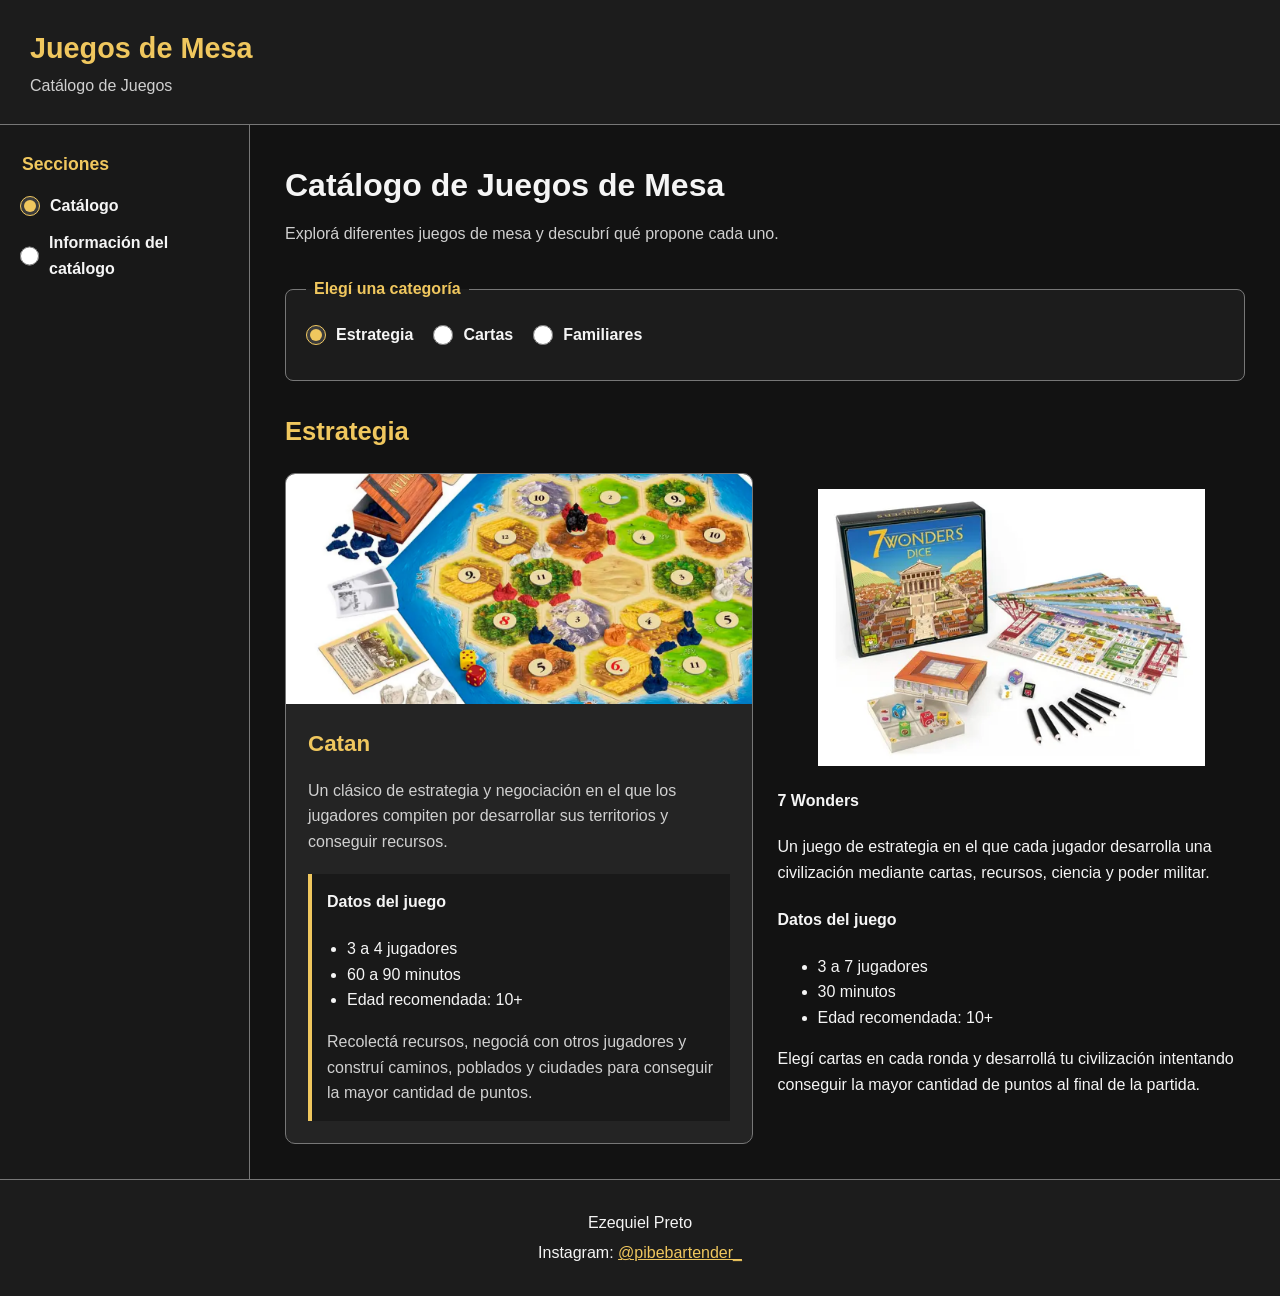
<file: Trabajo_Practico_1_teoria/chatGPT/index.html>
<!DOCTYPE html>
<html lang="es">
<head>
    <meta charset="UTF-8">
    <meta name="viewport" content="width=device-width, initial-scale=1.0">
    <meta name="description" content="Catálogo de juegos de mesa organizado por categorías.">
    <title>Catálogo de Juegos de Mesa</title>
    <link rel="stylesheet" href="estilosIA.css">
</head>

<body>

    <!-- Enlace para usuarios de teclado -->
    <a class="skip-link" href="#contenido-principal">
        Saltar al contenido principal
    </a>

    <header class="encabezado">
        <div>
            <p class="marca">Juegos de Mesa</p>
            <p class="submarca">Catálogo de Juegos</p>
        </div>
    </header>

    <div class="estructura-principal">

        <!-- BARRA LATERAL -->
        <aside class="barra-lateral">

            <nav aria-label="Navegación principal">

                <fieldset class="grupo-navegacion">

                    <legend>Secciones</legend>

                    <div class="opcion-radio">
                        <input
                            type="radio"
                            id="vista-catalogo"
                            name="vista"
                            checked
                        >
                        <label for="vista-catalogo">
                            Catálogo
                        </label>
                    </div>

                    <div class="opcion-radio">
                        <input
                            type="radio"
                            id="vista-informacion"
                            name="vista"
                        >
                        <label for="vista-informacion">
                            Información del catálogo
                        </label>
                    </div>

                </fieldset>

            </nav>

        </aside>

        <!-- CONTENIDO PRINCIPAL -->
        <main id="contenido-principal">

            <!-- ============================= -->
            <!-- CATÁLOGO -->
            <!-- ============================= -->

            <section class="vista vista-catalogo" aria-labelledby="titulo-catalogo">

                <header class="cabecera-seccion">
                    <h1 id="titulo-catalogo">Catálogo de Juegos de Mesa</h1>

                    <p>
                        Explorá diferentes juegos de mesa y descubrí qué propone cada uno.
                    </p>
                </header>

                <!-- SELECTOR DE CATEGORÍAS -->
                <fieldset class="selector-categorias">

                    <legend>Elegí una categoría</legend>

                    <div class="categorias">

                        <div class="opcion-radio">
                            <input
                                type="radio"
                                id="categoria-martinis"
                                name="categoria"
                                checked
                            >
                            <label for="categoria-martinis">
                                Estrategia
                            </label>
                        </div>

                        <div class="opcion-radio">
                            <input
                                type="radio"
                                id="categoria-negronis"
                                name="categoria"
                            >
                            <label for="categoria-negronis">
                                Cartas
                            </label>
                        </div>

                        <div class="opcion-radio">
                            <input
                                type="radio"
                                id="categoria-daiquiris"
                                name="categoria"
                            >
                            <label for="categoria-daiquiris">
                                Familiares
                            </label>
                        </div>

                    </div>

                </fieldset>


                <!-- ============================= -->
                <!-- ESTRATEGIA -->
                <!-- ============================= -->

                <section
                    id="martinis"
                    class="categoria categoria-martinis"
                    aria-labelledby="titulo-martinis"
                >

                    <h2 id="titulo-martinis">Estrategia</h2>

                    <div class="catalogo">

                        <article class="tarjeta-cocktail">

                            <figure>
                                <img
                                    src="imágenes/catan.jpg"
                                    alt="Juego de estrategia y negociación"
                                >
                            </figure>

                            <div class="contenido-tarjeta">

                                <h3>Catan</h3>

                                <p>Un clásico de estrategia y negociación en el que los jugadores compiten por desarrollar sus territorios y conseguir recursos.</p>

                                <div class="receta">
                                    <h4>Datos del juego</h4>

                                    <ul><li>3 a 4 jugadores</li><li>60 a 90 minutos</li><li>Edad recomendada: 10+</li></ul>

                                    <p>Recolectá recursos, negociá con otros jugadores y construí caminos, poblados y ciudades para conseguir la mayor cantidad de puntos.</p>
                                </div>

                            </div>

                        </article>


                        <article class="cocktail-card">

                                <figure class="imagen-container">

                                    <img
                                        src="imágenes/wonders.jpg"
                                        alt="Juego de estrategia y construcción de mazos"
                                    >

                                </figure>

                                <div class="cocktail-contenido">

                                    <h4>7 Wonders</h4>

                                    <p>Un juego de estrategia en el que cada jugador desarrolla una civilización mediante cartas, recursos, ciencia y poder militar.</p>

                                    <h4>Datos del juego</h4>

                                    <ul><li>3 a 7 jugadores</li><li>30 minutos</li><li>Edad recomendada: 10+</li></ul>
<p>Elegí cartas en cada ronda y desarrollá tu civilización intentando conseguir la mayor cantidad de puntos al final de la partida.</p>

                                </div>

                            </article>

                    </div>

                </section>


                <!-- ============================= -->
                <!-- CARTAS -->
                <!-- ============================= -->

                <section
                    id="negronis"
                    class="categoria categoria-negronis"
                    aria-labelledby="titulo-negronis"
                >

                    <h2 id="titulo-negronis">Cartas</h2>

                    <div class="catalogo">

                        <article class="tarjeta-cocktail">

                            <figure>
                                <img
                                    src="imágenes/sushigo.jpg"
                                    alt="Juego de cartas y colección de sets"
                                >
                            </figure>

                            <div class="contenido-tarjeta">

                                <h3>Sushi Go!</h3>

                                <p>Un juego de cartas rápido y dinámico en el que los jugadores buscan combinar diferentes platos para conseguir la mejor puntuación.</p>

                                <div class="receta">
                                    <h4>Datos del juego</h4>

                                    <ul><li>2 a 5 jugadores</li><li>15 minutos</li><li>Edad recomendada: 8+</li></ul>

                                    <p>Elegí una carta de tu mano, pasá el resto al siguiente jugador y repetí el proceso hasta completar la ronda.</p>
                                </div>

                            </div>

                        </article>


                        <article class="tarjeta-cocktail">

                            <figure>
                                <img
                                    src="imágenes/loveletter.jpg"
                                    alt="Juego de cartas y deducción"
                                >
                            </figure>

                            <div class="contenido-tarjeta">

                                <h3>Love Letter</h3>

                                <p>Un juego de cartas breve de deducción y riesgo en el que cada jugador intenta descubrir las cartas de sus rivales y proteger la propia.</p>

                                <div class="receta">
                                    <h4>Datos del juego</h4>

                                    <ul><li>2 a 4 jugadores</li><li>20 minutos</li><li>Edad recomendada: 8+</li></ul>

                                    <p>Jugá una carta por turno y utilizá su habilidad para obtener información, eliminar rivales o acercarte a la victoria.</p>
                                </div>

                            </div>

                        </article>

                    </div>

                </section>


                <!-- ============================= -->
                <!-- FAMILIARES -->
                <!-- ============================= -->

                <section
                    id="daiquiris"
                    class="categoria categoria-daiquiris"
                    aria-labelledby="titulo-daiquiris"
                >

                    <h2 id="titulo-daiquiris">Familiares</h2>

                    <div class="catalogo">

                        <article class="tarjeta-cocktail">

                            <figure>
                                <img
                                    src="imágenes/dobble.jpg"
                                    alt="Juego familiar de velocidad y observación"
                                >
                            </figure>

                            <div class="contenido-tarjeta">

                                <h3>Dobble</h3>

                                <p>Un juego familiar de observación y rapidez en el que todos compiten por encontrar el único símbolo que se repite entre dos cartas.</p>

                                <div class="receta">
                                    <h4>Datos del juego</h4>

                                    <ul><li>2 a 8 jugadores</li><li>15 minutos</li><li>Edad recomendada: 6+</li></ul>

                                    <p>Compará las cartas rápidamente y encontrá el símbolo coincidente antes que los demás jugadores.</p>
                                </div>

                            </div>

                        </article>


                        <article class="cocktail-card">

                                <figure class="imagen-container">

                                    <img
                                        src="imágenes/dixit.jpg"
                                        alt="Juego familiar de creatividad y comunicación"
                                    >

                                </figure>

                                <div class="cocktail-contenido">

                                    <h4>Dixit</h4>

                                    <p>Un juego familiar de imaginación y asociación de ideas en el que las ilustraciones sirven como punto de partida para crear pistas originales.</p>

                                    <h4>Datos del juego</h4>

                                    <ul><li>3 a 8 jugadores</li><li>30 minutos</li><li>Edad recomendada: 8+</li></ul>
<p>Elegí una carta y describila con una pista; los demás deberán encontrarla entre las cartas disponibles sin que la pista sea demasiado obvia.</p>

                                </div>

                            </article>

                    </div>

                </section>

            </section>


            <!-- ============================= -->
            <!-- INFORMACIÓN PERSONAL -->
            <!-- ============================= -->

            <section
                class="vista vista-informacion"
                aria-labelledby="titulo-informacion"
            >

                <header class="cabecera-seccion">
                    <h1 id="titulo-informacion">
                        Información del catálogo
                    </h1>

                    <p>
                        Dejá tus datos para recibir novedades sobre nuevos juegos y recomendaciones.
                    </p>
                </header>

                <form class="formulario">

                    <div class="campo">

                        <label for="nombre">
                            DNI
                        </label>

                        <input
                            type="text"
                            id="nombre"
                            name="nombre"
                            autocomplete="name"
                            autocomplete="off"
                            required
                        >

                    </div>


                    <div class="campo">

                        <label for="email">
                            Correo electrónico
                        </label>

                        <input
                            type="email"
                            id="email"
                            name="email"
                            autocomplete="email"
                            required
                        >

                    </div>


                    <button type="submit">
                        Enviar información
                    </button>

                </form>

            </section>

        </main>

    </div>

<footer class="pie">
    <p>Ezequiel Preto</p>
    <p>
        Instagram:
        <a href="https://www.instagram.com/pibebartender_/"
           target="_blank"
           rel="noopener noreferrer">
            @pibebartender_
        </a>
    </p>
</footer>

</body>
</html>
</file>
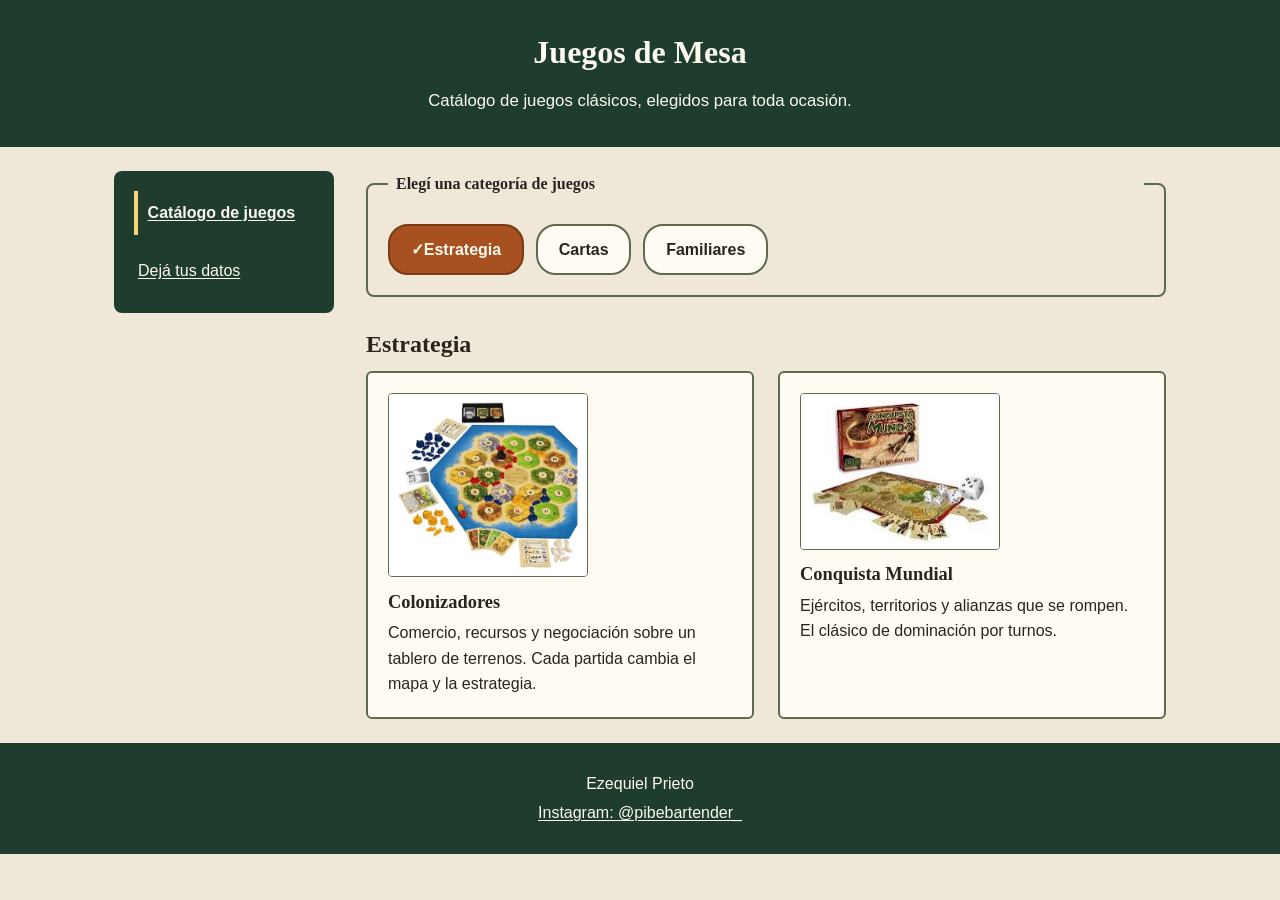
<file: Trabajo_Practico_1_teoria/Claude/index.html>
<!DOCTYPE html>
<html lang="es">
<head>
  <meta charset="UTF-8">
  <meta name="viewport" content="width=device-width, initial-scale=1.0">
  <title>Juegos de Mesa — Catálogo | Ezequiel Prieto</title>
  <meta name="description" content="Catálogo de juegos de mesa organizado por categorías: estrategia, cartas y familiares.">
  <link rel="stylesheet" href="estilosIA.css">
</head>
<body>

  <a class="salto-enlace" href="#contenido-principal">Saltar al contenido principal</a>

  <header class="cabecera-sitio">
    <h1>Juegos de Mesa</h1>
    <p class="lema">Catálogo de juegos clásicos, elegidos para toda ocasión.</p>
  </header>

  <div class="disposicion">

    <nav class="barra-lateral" aria-label="Navegación principal">
      <ul>
        <li><a href="index.html" aria-current="page">Catálogo de juegos</a></li>
        <li><a href="formulario.html">Dejá tus datos</a></li>
      </ul>
    </nav>

    <main id="contenido-principal" class="catalogo">

      <fieldset class="filtro-categorias">
        <legend>Elegí una categoría de juegos</legend>

        <input type="radio" name="categoria" id="cat-estrategia" checked>
        <label for="cat-estrategia">Estrategia</label>

        <input type="radio" name="categoria" id="cat-cartas">
        <label for="cat-cartas">Cartas</label>

        <input type="radio" name="categoria" id="cat-familiares">
        <label for="cat-familiares">Familiares</label>
      </fieldset>

      <section id="sec-estrategia" class="categoria-cocteles" aria-labelledby="titulo-estrategia">
        <h2 id="titulo-estrategia">Estrategia</h2>
        <div class="grilla-cocteles">

          <article class="tarjeta-cocktail">
            <img src="imagenes/juego-colonizadores.jpg" alt="Tablero hexagonal con terrenos de distintos colores y piezas de construcción" width="200" height="220">
            <h3>Colonizadores</h3>
            <p>Comercio, recursos y negociación sobre un tablero de terrenos. Cada partida cambia el mapa y la estrategia.</p>
          </article>

          <article class="tarjeta-cocktail">
            <img src="imagenes/juego-conquista.jpg" alt="Mapa mundial dividido en territorios con ejércitos de miniaturas de distintos colores" width="200" height="220">
            <h3>Conquista Mundial</h3>
            <p>Ejércitos, territorios y alianzas que se rompen. El clásico de dominación por turnos.</p>
          </article>

        </div>
      </section>

      <section id="sec-cartas" class="categoria-cocteles" aria-labelledby="titulo-cartas">
        <h2 id="titulo-cartas">Cartas</h2>
        <div class="grilla-cocteles">

          <article class="tarjeta-cocktail">
            <img src="imagenes/juego-colores.jpg" alt="Mazo de cartas de colores con números y símbolos especiales esparcidas en abanico" width="200" height="220">
            <h3>Cartas de Colores</h3>
            <p>Combiná números y colores para quedarte sin cartas primero. Rápido, ruidoso y adictivo.</p>
          </article>

          <article class="tarjeta-cocktail">
            <img src="imagenes/juego-explosivo.jpg" alt="Mazo de cartas ilustradas con un gato y una explosión de colores" width="200" height="220">
            <h3>Gatos Explosivos</h3>
            <p>Un mazo cargado de trampas y sorpresas. Evitá la carta equivocada o quedás afuera.</p>
          </article>

        </div>
      </section>

      <section id="sec-familiares" class="categoria-cocteles" aria-labelledby="titulo-familiares">
        <h2 id="titulo-familiares">Familiares</h2>
        <div class="grilla-cocteles">

          <article class="tarjeta-cocktail">
            <img src="imagenes/juego-torre.jpg" alt="Torre de bloques de madera apilados con algunos bloques retirados de la base" width="200" height="220">
            <h3>Torre de Bloques</h3>
            <p>Sacá una pieza, ponela arriba y no dejes que se caiga. Pulso firme y nervios de acero.</p>
          </article>

          <article class="tarjeta-cocktail">
            <img src="imagenes/juego-preguntados.jpg" alt="Tablero circular con casilleros de colores y una caja de tarjetas con preguntas" width="200" height="220">
            <h3>Preguntados</h3>
            <p>Cultura general, categorías de colores y esa pregunta que nadie sabe responder. Ideal en grupo.</p>
          </article>

        </div>
      </section>

    </main>

  </div>

  <footer class="pie-sitio">
    <p>Ezequiel Prieto</p>
    <p><a href="https://instagram.com/pibebartender_" target="_blank" rel="noopener noreferrer">Instagram: @pibebartender_</a></p>
  </footer>

</body>
</html>
</file>
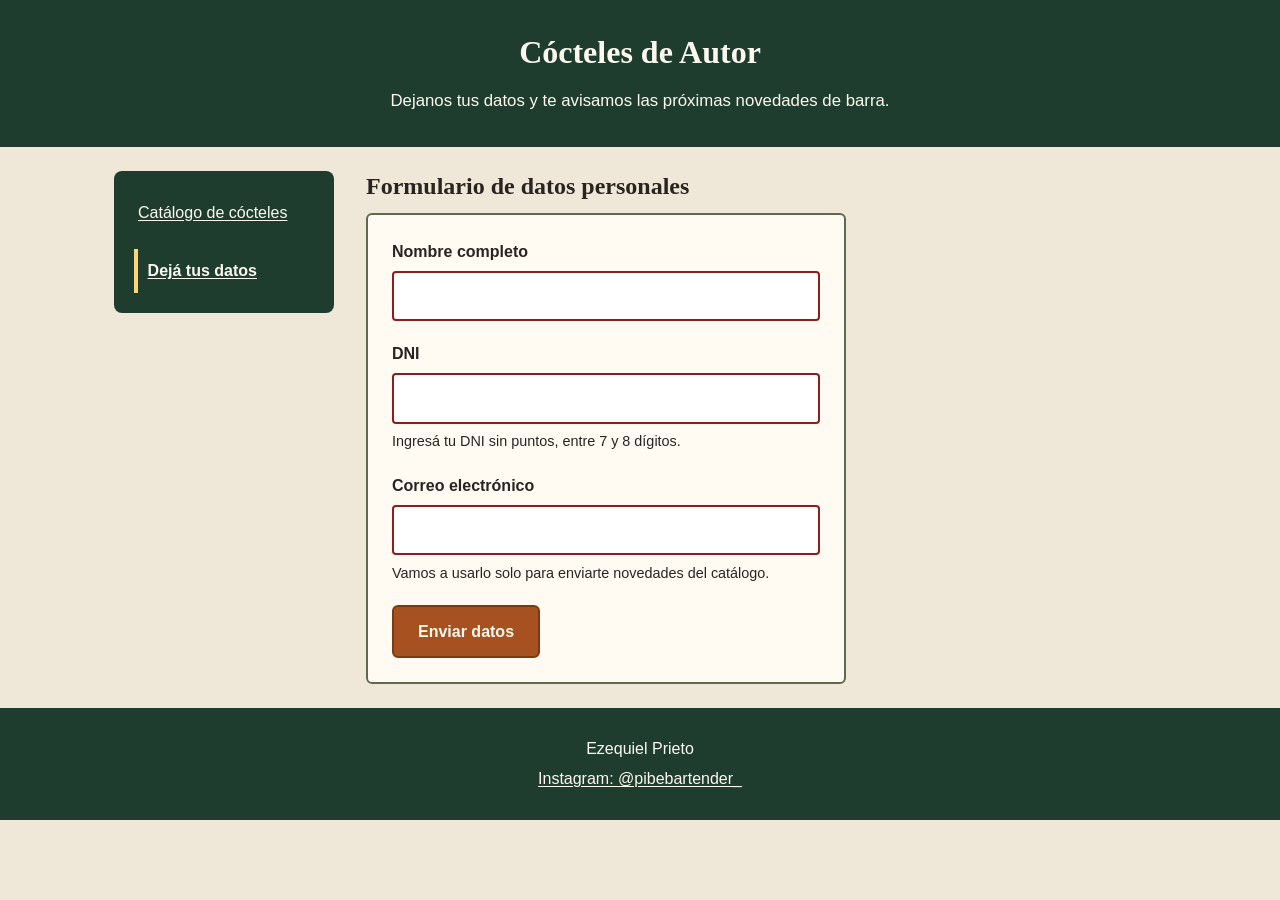
<file: Trabajo_Practico_1_teoria/Claude/formulario.html>
<!DOCTYPE html>
<html lang="es">
<head>
  <meta charset="UTF-8">
  <meta name="viewport" content="width=device-width, initial-scale=1.0">
  <title>Dejá tus datos — Cócteles de Autor</title>
  <meta name="description" content="Formulario de datos personales para el catálogo de cócteles de Ezequiel Prieto.">
  <link rel="stylesheet" href="estilosIA.css">
</head>
<body>

  <a class="salto-enlace" href="#contenido-principal">Saltar al contenido principal</a>

  <header class="cabecera-sitio">
    <h1>Cócteles de Autor</h1>
    <p class="lema">Dejanos tus datos y te avisamos las próximas novedades de barra.</p>
  </header>

  <div class="disposicion">

    <nav class="barra-lateral" aria-label="Navegación principal">
      <ul>
        <li><a href="index.html">Catálogo de cócteles</a></li>
        <li><a href="formulario.html" aria-current="page">Dejá tus datos</a></li>
      </ul>
    </nav>

    <main id="contenido-principal" class="catalogo">

      <h2>Formulario de datos personales</h2>

      <form class="formulario-datos" action="#" method="get">

        <div class="campo-formulario">
          <label for="nombre">Nombre completo</label>
          <input type="text" id="nombre" name="nombre" autocomplete="name" required>
        </div>

        <div class="campo-formulario">
          <label for="dni">DNI</label>
          <input type="text" id="dni" name="dni" inputmode="numeric" pattern="[0-9]{7,8}" autocomplete="off" aria-describedby="ayuda-dni" required>
          <p id="ayuda-dni" class="texto-ayuda">Ingresá tu DNI sin puntos, entre 7 y 8 dígitos.</p>
        </div>

        <div class="campo-formulario">
          <label for="email">Correo electrónico</label>
          <input type="email" id="email" name="email" autocomplete="email" aria-describedby="ayuda-email" required>
          <p id="ayuda-email" class="texto-ayuda">Vamos a usarlo solo para enviarte novedades del catálogo.</p>
        </div>

        <button type="submit">Enviar datos</button>

      </form>

    </main>

  </div>

  <footer class="pie-sitio">
    <p>Ezequiel Prieto</p>
    <p><a href="https://instagram.com/pibebartender_" target="_blank" rel="noopener noreferrer">Instagram: @pibebartender_</a></p>
  </footer>

</body>
</html>
</file>
<file: Trabajo_Practico_1_teoria/chatGPT/estilosIA.css>
/* =========================================
   VARIABLES
========================================= */

:root {
    --fondo: #121212;
    --fondo-secundario: #1c1c1c;
    --fondo-tarjeta: #242424;

    --texto: #f5f5f5;
    --texto-secundario: #d0d0d0;

    --acento: #f0c75e;
    --acento-hover: #ffd978;

    --borde: #777777;
    --borde-fuerte: #aaaaaa;

    --ancho-sidebar: 250px;
}


/* =========================================
   CONFIGURACIÓN GENERAL
========================================= */

* {
    box-sizing: border-box;
}

html {
    scroll-behavior: smooth;
}

body {
    margin: 0;
    min-height: 100vh;

    background-color: var(--fondo);
    color: var(--texto);

    font-family:
        Arial,
        Helvetica,
        sans-serif;

    line-height: 1.6;
}

img {
    display: block;
    width: 100%;
    height: auto;
}

a {
    color: var(--acento);
}


/* =========================================
   NAVEGACIÓN CON TECLADO
========================================= */

.skip-link {
    position: fixed;
    top: -100px;
    left: 20px;

    padding: 12px 18px;

    background-color: var(--acento);
    color: #111111;

    font-weight: bold;
    text-decoration: none;

    border-radius: 6px;

    z-index: 1000;
}

.skip-link:focus {
    top: 20px;
}


/* =========================================
   ENCABEZADO
========================================= */

.encabezado {
    padding: 25px 30px;

    background-color: var(--fondo-secundario);

    border-bottom: 1px solid var(--borde);
}

.marca {
    margin: 0;

    color: var(--acento);

    font-size: 1.8rem;
    font-weight: bold;
}

.submarca {
    margin: 2px 0 0;

    color: var(--texto-secundario);
}


/* =========================================
   ESTRUCTURA PRINCIPAL
========================================= */

.estructura-principal {
    display: grid;

    grid-template-columns: var(--ancho-sidebar) 1fr;

    min-height: calc(100vh - 150px);
}


/* =========================================
   BARRA LATERAL
========================================= */

.barra-lateral {
    padding: 25px 20px;

    background-color: #181818;

    border-right: 1px solid var(--borde);
}

.grupo-navegacion {
    margin: 0;
    padding: 0;

    border: 0;
}

.grupo-navegacion legend {
    margin-bottom: 15px;

    color: var(--acento);

    font-size: 1.1rem;
    font-weight: bold;
}

.opcion-radio {
    display: flex;
    align-items: center;
    gap: 10px;

    margin-bottom: 12px;
}

.opcion-radio input[type="radio"] {
    width: 20px;
    height: 20px;

    margin: 0;

    accent-color: var(--acento);

    cursor: pointer;
}

.opcion-radio label {
    color: var(--texto);

    cursor: pointer;

    font-weight: 600;
}


/* =========================================
   CONTROLES DE FOCO
========================================= */

/*
   Muy importante para WCAG AA:
   cuando un radio, input, botón o enlace
   recibe foco, tiene que ser claramente visible.
*/

input:focus-visible,
button:focus-visible,
a:focus-visible {
    outline: 3px solid var(--acento-hover);
    outline-offset: 3px;
}


/* =========================================
   CONTENIDO
========================================= */

main {
    min-width: 0;

    padding: 35px;
}

.cabecera-seccion {
    margin-bottom: 30px;
}

.cabecera-seccion h1 {
    margin-top: 0;
    margin-bottom: 10px;

    font-size: 2rem;
}

.cabecera-seccion p {
    margin: 0;

    color: var(--texto-secundario);
}


/* =========================================
   SISTEMA DE VISTAS
========================================= */

/*
   Por defecto mostramos el catálogo.
*/

.vista-catalogo {
    display: block;
}

.vista-informacion {
    display: none;
}


/*
   Si se selecciona "Información personal",
   ocultamos el catálogo y mostramos el formulario.
*/

body:has(#vista-informacion:checked) .vista-catalogo {
    display: none;
}

body:has(#vista-informacion:checked) .vista-informacion {
    display: block;
}


/*
   Si se selecciona "Catálogo", hacemos
   explícito el comportamiento inverso.
*/

body:has(#vista-catalogo:checked) .vista-catalogo {
    display: block;
}

body:has(#vista-catalogo:checked) .vista-informacion {
    display: none;
}


/* =========================================
   SELECTOR DE CATEGORÍAS
========================================= */

.selector-categorias {
    margin: 0 0 30px;
    padding: 20px;

    border: 1px solid var(--borde);
    border-radius: 8px;

    background-color: var(--fondo-secundario);
}

.selector-categorias legend {
    padding: 0 8px;

    color: var(--acento);

    font-weight: bold;
}

.categorias {
    display: flex;
    flex-wrap: wrap;

    gap: 20px;
}


/* =========================================
   CATEGORÍAS
========================================= */

.categoria {
    display: none;
}

.categoria h2 {
    margin-top: 0;

    color: var(--acento);

    font-size: 1.6rem;
}


/*
   Martinis aparece inicialmente.
*/

.categoria-martinis {
    display: block;
}


/*
   Cuando se selecciona Negronis.
*/

body:has(#categoria-negronis:checked) .categoria-martinis {
    display: none;
}

body:has(#categoria-negronis:checked) .categoria-negronis {
    display: block;
}


/*
   Cuando se selecciona Daiquiris.
*/

body:has(#categoria-daiquiris:checked) .categoria-martinis {
    display: none;
}

body:has(#categoria-daiquiris:checked) .categoria-daiquiris {
    display: block;
}


/*
   Cuando se selecciona Martinis.
*/

body:has(#categoria-martinis:checked) .categoria-martinis {
    display: block;
}

body:has(#categoria-martinis:checked) .categoria-negronis,
body:has(#categoria-martinis:checked) .categoria-daiquiris {
    display: none;
}


/* =========================================
   CATÁLOGO
========================================= */

.catalogo {
    display: grid;

    grid-template-columns:
        repeat(2, minmax(0, 1fr));

    gap: 25px;
}


/* =========================================
   TARJETAS
========================================= */

.tarjeta-cocktail {
    overflow: hidden;

    background-color: var(--fondo-tarjeta);

    border: 1px solid var(--borde);
    border-radius: 10px;
}

.tarjeta-cocktail figure {
    margin: 0;
}

.tarjeta-cocktail img {
    width: 100%;
    height: 230px;

    object-fit: cover;
}

.contenido-tarjeta {
    padding: 22px;
}

.contenido-tarjeta h3 {
    margin-top: 0;
    margin-bottom: 10px;

    color: var(--acento);

    font-size: 1.4rem;
}

.contenido-tarjeta > p {
    color: var(--texto-secundario);
}

.receta {
    margin-top: 20px;
    padding: 15px;

    background-color: #191919;

    border-left: 4px solid var(--acento);
}

.receta h4 {
    margin-top: 0;

    color: var(--texto);
}

.receta ul {
    padding-left: 20px;
}

.receta p {
    margin-bottom: 0;

    color: var(--texto-secundario);
}


/* =========================================
   FORMULARIO
========================================= */

.formulario {
    max-width: 600px;

    padding: 25px;

    background-color: var(--fondo-secundario);

    border: 1px solid var(--borde);
    border-radius: 10px;
}

.campo {
    display: flex;
    flex-direction: column;

    margin-bottom: 20px;
}

.campo label {
    margin-bottom: 7px;

    font-weight: bold;
}

.campo input {
    width: 100%;

    padding: 12px;

    background-color: #111111;
    color: var(--texto);

    border: 1px solid var(--borde);
    border-radius: 5px;

    font-size: 1rem;
}

.campo input:focus {
    border-color: var(--acento);
}

button {
    padding: 12px 20px;

    background-color: var(--acento);
    color: #111111;

    border: 2px solid var(--acento);
    border-radius: 6px;

    font-size: 1rem;
    font-weight: bold;

    cursor: pointer;
}

button:hover {
    background-color: var(--acento-hover);
    border-color: var(--acento-hover);
}


/* =========================================
   PIE DE PÁGINA
========================================= */

.pie {
    padding: 25px;

    background-color: var(--fondo-secundario);

    border-top: 1px solid var(--borde);

    text-align: center;
}

.pie p {
    margin: 5px;
}


/* =========================================
   RESPONSIVE
========================================= */

@media (max-width: 800px) {

    .estructura-principal {
        grid-template-columns: 1fr;
    }

    .barra-lateral {
        border-right: 0;
        border-bottom: 1px solid var(--borde);
    }

    main {
        padding: 25px 20px;
    }

    .catalogo {
        grid-template-columns: 1fr;
    }

    .categorias {
        flex-direction: column;
        gap: 12px;
    }
}


@media (max-width: 500px) {

    .encabezado {
        padding: 20px;
    }

    .marca {
        font-size: 1.5rem;
    }

    .cabecera-seccion h1 {
        font-size: 1.6rem;
    }

    .tarjeta-cocktail img {
        height: 200px;
    }
}


/* =========================================
   REDUCCIÓN DE MOVIMIENTO
========================================= */

@media (prefers-reduced-motion: reduce) {

    html {
        scroll-behavior: auto;
    }
}
</file>
<file: Trabajo_Practico_1_teoria/Claude/estilosIA.css>
/* ============================================================
   estilosIA.css
   Catálogo de Cócteles — Ezequiel Prieto (@pibebartender)
   Paleta y tipografía pensadas para una barra de autor:
   verde botella oscuro, cobre curtido y papel color arena.
   Cumple pautas WCAG 2.1 nivel AA (contraste, foco visible,
   objetivos táctiles, no depender solo del color).
   ============================================================ */

:root {
  /* Color */
  --color-fondo: #EFE7D8;           /* arena cálida, fondo general */
  --color-fondo-tarjeta: #FFFBF2;   /* crema, fondo de tarjetas */
  --color-verde-oscuro: #1F3D2E;    /* verde botella, header/footer/nav */
  --color-verde-oscuro-texto: #FDF9EF; /* texto claro sobre verde oscuro */
  --color-cobre: #A6511F;           /* cobre, botones y acentos */
  --color-cobre-oscuro: #7A3B14;    /* cobre oscuro, texto de enlaces y hover */
  --color-texto: #2A2420;           /* tinta cálida, texto principal */
  --color-borde: #5C6B4F;           /* oliva apagado, bordes */
  --color-foco: #123524;            /* foco visible sobre fondos claros */
  --color-foco-oscuro: #FFD37A;     /* foco visible sobre fondos oscuros */

  /* Tipografía */
  --fuente-titulos: Georgia, "Iowan Old Style", "Times New Roman", serif;
  --fuente-texto: "Trebuchet MS", Verdana, Geneva, sans-serif;
}

/* ============================================================
   Reseteo básico y accesibilidad general
   ============================================================ */

*,
*::before,
*::after {
  box-sizing: border-box;
}

html {
  font-size: 100%; /* respeta el tamaño de fuente configurado por la persona usuaria */
}

@media (prefers-reduced-motion: no-preference) {
  html {
    scroll-behavior: smooth;
  }
}

body {
  margin: 0;
  font-family: var(--fuente-texto);
  font-size: 1rem;
  line-height: 1.6;
  color: var(--color-texto);
  background-color: var(--color-fondo);
}

h1, h2, h3 {
  font-family: var(--fuente-titulos);
  line-height: 1.25;
  margin: 0 0 0.5em 0;
}

h1 { font-size: 2rem; }
h2 { font-size: 1.5rem; margin-top: 0; }
h3 { font-size: 1.15rem; }

p {
  margin: 0 0 1em 0;
  max-width: 70ch; /* líneas cortas, más legibles */
}

img {
  max-width: 100%;
  height: auto;
  display: block;
}

a {
  color: var(--color-cobre-oscuro);
  text-decoration: underline; /* los enlaces nunca dependen solo del color */
  text-underline-offset: 2px;
}

a:hover {
  color: var(--color-verde-oscuro);
}

/* Foco visible en todo el sitio: nunca se elimina el outline */
a:focus-visible,
button:focus-visible,
input:focus-visible {
  outline: 3px solid var(--color-foco);
  outline-offset: 2px;
  border-radius: 2px;
}

/* Enlace para saltar al contenido principal */
.salto-enlace {
  position: absolute;
  left: -9999px;
  top: 0;
  background-color: var(--color-verde-oscuro);
  color: var(--color-verde-oscuro-texto);
  padding: 0.85rem 1.25rem;
  z-index: 1000;
  border-radius: 0 0 6px 0;
  text-decoration: none;
  font-weight: bold;
}

.salto-enlace:focus {
  left: 0;
}

/* ============================================================
   Cabecera
   ============================================================ */

.cabecera-sitio {
  background-color: var(--color-verde-oscuro);
  color: var(--color-verde-oscuro-texto);
  padding: 2rem 1.5rem;
  text-align: center;
}

.cabecera-sitio h1 {
  color: var(--color-verde-oscuro-texto);
}

.cabecera-sitio .lema {
  margin: 0;
  font-size: 1.05rem;
  max-width: 60ch;
  margin-inline: auto;
}

/* ============================================================
   Disposición general: barra lateral + contenido
   ============================================================ */

.disposicion {
  display: flex;
  align-items: flex-start;
  gap: 2rem;
  max-width: 1100px;
  margin-inline: auto;
  padding: 1.5rem;
}

.barra-lateral {
  flex: 0 0 220px;
  background-color: var(--color-verde-oscuro);
  border-radius: 8px;
  padding: 1.25rem;
}

.barra-lateral ul {
  list-style: none;
  margin: 0;
  padding: 0;
  display: flex;
  flex-direction: column;
  gap: 0.9rem;
}

.barra-lateral a {
  color: var(--color-verde-oscuro-texto);
  display: block;
  padding: 0.5rem 0.25rem;
  min-height: 44px; /* objetivo táctil accesible */
  display: flex;
  align-items: center;
}

.barra-lateral a:hover {
  color: var(--color-foco-oscuro);
}

.barra-lateral a:focus-visible {
  outline-color: var(--color-foco-oscuro);
}

.barra-lateral a[aria-current="page"] {
  font-weight: bold;
  border-left: 4px solid var(--color-foco-oscuro);
  padding-left: 0.6rem;
}

.catalogo {
  flex: 1;
  min-width: 0;
}

/* ============================================================
   Filtro de categorías (radio buttons con apariencia de pestañas)
   ============================================================ */

.filtro-categorias {
  border: 2px solid var(--color-borde);
  border-radius: 8px;
  padding: 1.25rem;
  margin: 0 0 2rem 0;
  display: flex;
  flex-wrap: wrap;
  gap: 0.75rem;
  align-items: center;
}

.filtro-categorias legend {
  font-family: var(--fuente-titulos);
  font-weight: bold;
  padding: 0 0.5rem;
  width: 100%;
  margin-bottom: 0.5rem;
}

/* Ocultamos visualmente el radio nativo, pero sigue siendo accesible
   por teclado y por lectores de pantalla (no usar display:none) */
.filtro-categorias input[type="radio"] {
  position: absolute;
  width: 1px;
  height: 1px;
  overflow: hidden;
  clip: rect(0 0 0 0);
  white-space: nowrap;
}

.filtro-categorias label {
  cursor: pointer;
  background-color: var(--color-fondo-tarjeta);
  color: var(--color-texto);
  border: 2px solid var(--color-borde);
  border-radius: 20px;
  padding: 0.65rem 1.3rem;
  min-height: 44px;
  display: inline-flex;
  align-items: center;
  font-weight: 600;
}

/* El estado de selección nunca depende solo del color:
   también cambia el peso de fuente y aparece un símbolo de check */
.filtro-categorias input[type="radio"]:checked + label {
  background-color: var(--color-cobre);
  color: var(--color-verde-oscuro-texto);
  border-color: var(--color-cobre-oscuro);
}

.filtro-categorias input[type="radio"]:checked + label::before {
  content: "✓ ";
}

.filtro-categorias input[type="radio"]:focus-visible + label {
  outline: 3px solid var(--color-foco);
  outline-offset: 2px;
}

/* Mostrar solo la sección de la categoría seleccionada */
.categoria-cocteles {
  display: none;
}

.catalogo:has(#cat-estrategia:checked) #sec-estrategia,
.catalogo:has(#cat-cartas:checked) #sec-cartas,
.catalogo:has(#cat-familiares:checked) #sec-familiares {
  display: block;
}

/* ============================================================
   Grilla de cócteles
   ============================================================ */

.grilla-cocteles {
  display: grid;
  grid-template-columns: repeat(auto-fit, minmax(240px, 1fr));
  gap: 1.5rem;
}

.tarjeta-cocktail {
  background-color: var(--color-fondo-tarjeta);
  border: 2px solid var(--color-borde);
  border-radius: 6px;
  padding: 1.25rem;
}

.tarjeta-cocktail img {
  border: 1px solid var(--color-borde);
  border-radius: 4px;
  margin-bottom: 0.85rem;
}

.tarjeta-cocktail h3 {
  margin-bottom: 0.4rem;
}

.tarjeta-cocktail p {
  margin-bottom: 0;
}

/* ============================================================
   Formulario de datos personales
   ============================================================ */

.formulario-datos {
  max-width: 480px;
  border: 2px solid var(--color-borde);
  border-radius: 6px;
  padding: 1.5rem;
  background-color: var(--color-fondo-tarjeta);
}

.campo-formulario {
  display: flex;
  flex-direction: column;
  margin-bottom: 1.25rem;
}

.campo-formulario label {
  font-weight: bold;
  margin-bottom: 0.4rem;
}

.campo-formulario input {
  font: inherit;
  padding: 0.65rem 0.75rem;
  min-height: 44px;
  border: 2px solid var(--color-borde);
  border-radius: 4px;
  background-color: #ffffff;
  color: var(--color-texto);
}

.campo-formulario input:invalid:not(:placeholder-shown) {
  border-color: #8B1E1E;
}

.texto-ayuda {
  font-size: 0.9rem;
  color: var(--color-texto);
  margin: 0.4rem 0 0 0;
}

.formulario-datos button {
  font: inherit;
  font-weight: bold;
  background-color: var(--color-cobre);
  color: var(--color-verde-oscuro-texto);
  border: 2px solid var(--color-cobre-oscuro);
  border-radius: 6px;
  padding: 0.75rem 1.5rem;
  min-height: 44px;
  cursor: pointer;
}

.formulario-datos button:hover {
  background-color: var(--color-cobre-oscuro);
}

/* ============================================================
   Pie de página
   ============================================================ */

.pie-sitio {
  background-color: var(--color-verde-oscuro);
  color: var(--color-verde-oscuro-texto);
  text-align: center;
  padding: 1.5rem;
}

.pie-sitio p {
  margin: 0.25rem auto;
  max-width: none;
}

.pie-sitio a {
  color: var(--color-verde-oscuro-texto);
}

.pie-sitio a:focus-visible {
  outline-color: var(--color-foco-oscuro);
}

/* ============================================================
   Responsive: pantallas angostas (celulares)
   ============================================================ */

@media (max-width: 700px) {
  .disposicion {
    flex-direction: column;
    padding: 1rem;
  }

  .barra-lateral {
    flex-basis: auto;
    width: 100%;
  }

  .barra-lateral ul {
    flex-direction: row;
    flex-wrap: wrap;
    gap: 0.5rem;
  }

  .cabecera-sitio h1 {
    font-size: 1.6rem;
  }

  .filtro-categorias {
    justify-content: center;
  }
}
</file>
